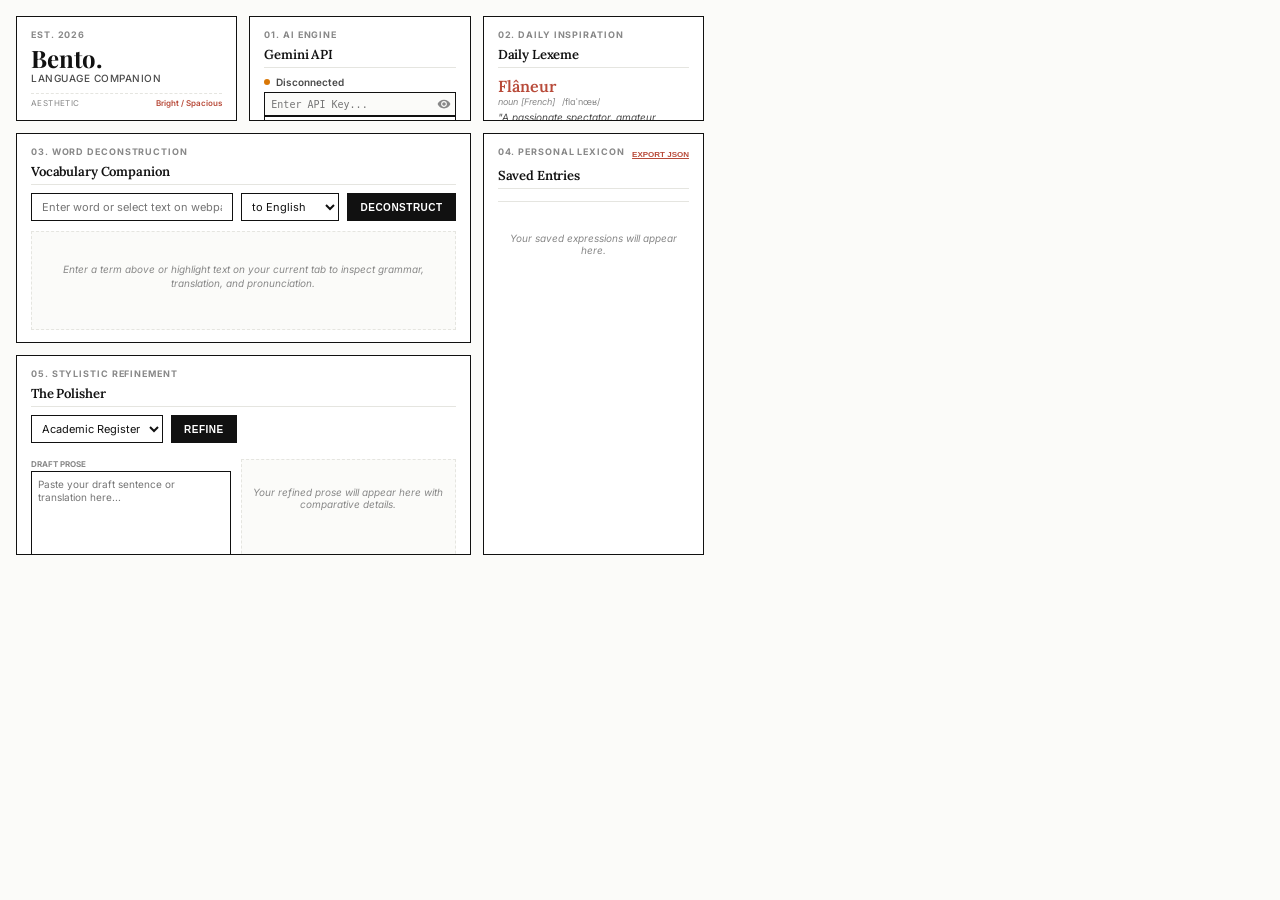
<file: popup.html>
<!DOCTYPE html>
<html lang="en">
<head>
  <meta charset="UTF-8">
  <meta name="viewport" content="width=device-width, initial-scale=1.0">
  <title>Bento Language Companion</title>
  <!-- Google Fonts: Inter for UI/Controls, Playfair Display & Lora for Headings and Literary elements -->
  <link rel="preconnect" href="https://fonts.googleapis.com">
  <link rel="preconnect" href="https://fonts.gstatic.com" crossorigin>
  <link href="https://fonts.googleapis.com/css2?family=Inter:wght@300;400;500;600;700&family=Lora:ital,wght@0,400;0,500;0,600;1,400&family=Playfair+Display:ital,wght@0,600;0,700;1,500&display=swap" rel="stylesheet">
  <link rel="stylesheet" href="popup.css">
</head>
<body>
  <div class="app-container">
    <div class="bento-grid">
      
      <!-- Card 1: Branding -->
      <header class="bento-card card-branding">
        <div class="card-meta">EST. 2026</div>
        <h1 class="logo-text">Bento.</h1>
        <p class="logo-sub">Language Companion</p>
        <div class="theme-placeholder">
          <span class="theme-label">Aesthetic</span>
          <span class="theme-status">Bright / Spacious</span>
        </div>
      </header>

      <!-- Card 2: API Connection -->
      <section class="bento-card card-api">
        <div class="card-meta">01. AI Engine</div>
        <h2 class="section-title">Gemini API</h2>
        <div class="api-status-group">
          <span class="status-dot" id="api-status-dot"></span>
          <span class="status-text" id="api-status-text">Disconnected</span>
        </div>
        <div class="api-input-wrapper">
          <input type="password" id="api-key-input" placeholder="Enter API Key..." autocomplete="off">
          <button class="icon-btn" id="toggle-key-visibility" title="Toggle visibility">
            <svg class="icon" viewBox="0 0 24 24"><path d="M12 4.5C7 4.5 2.73 7.61 1 12c1.73 4.39 6 7.5 11 7.5s9.27-3.11 11-7.5c-1.73-4.39-6-7.5-11-7.5zM12 17c-2.76 0-5-2.24-5-5s2.24-5 5-5 5 2.24 5 5-2.24 5-5 5zm0-8c-1.66 0-3 1.34-3 3s1.34 3 3 3 3-1.34 3-3-1.34-3-3-3z"/></svg>
          </button>
        </div>
        <button class="btn btn-save-key" id="save-key-btn">Link Key</button>
      </section>

      <!-- Card 3: Daily Lexeme -->
      <section class="bento-card card-lexeme">
        <div class="card-meta">02. Daily Inspiration</div>
        <h2 class="section-title">Daily Lexeme</h2>
        <div class="lexeme-content">
          <div class="lexeme-word" id="daily-word">Flâneur</div>
          <div class="lexeme-details">
            <span class="lexeme-pos" id="daily-pos">noun [French]</span>
            <span class="lexeme-ipa" id="daily-ipa">/flɑˈnœʁ/</span>
          </div>
          <blockquote class="lexeme-definition" id="daily-def">
            "A passionate spectator, amateur detective, and investigator of the city."
          </blockquote>
        </div>
      </section>

      <!-- Card 4: Vocabulary Companion -->
      <section class="bento-card card-vocab">
        <div class="card-meta">03. Word Deconstruction</div>
        <h2 class="section-title">Vocabulary Companion</h2>
        
        <div class="form-row">
          <div class="input-group">
            <input type="text" id="vocab-input" placeholder="Enter word or select text on webpage..." autocomplete="off">
          </div>
          <div class="select-group">
            <select id="vocab-lang">
              <option value="English">to English</option>
              <option value="French">to French</option>
              <option value="German">to German</option>
              <option value="Spanish">to Spanish</option>
              <option value="Japanese">to Japanese</option>
              <option value="Chinese">to Chinese</option>
            </select>
          </div>
          <button class="btn btn-primary" id="vocab-btn">Deconstruct</button>
        </div>

        <!-- Output display area -->
        <div class="output-container" id="vocab-output-container">
          <div class="output-placeholder" id="vocab-placeholder">
            Enter a term above or highlight text on your current tab to inspect grammar, translation, and pronunciation.
          </div>
          <div class="output-result hidden" id="vocab-result">
            <div class="result-header">
              <span class="result-word" id="res-word">Word</span>
              <span class="result-ipa" id="res-ipa">/ipa/</span>
              <span class="result-pos" id="res-pos">noun</span>
              <button class="icon-btn btn-save-lexicon" id="save-to-lexicon" title="Save to Lexicon">
                <svg class="icon" viewBox="0 0 24 24"><path d="M17 3H7c-1.1 0-1.99.9-1.99 2L5 21l7-3 7 3V5c0-1.1-.9-2-2-2zm0 15l-5-2.18L7 18V5h10v13z"/></svg>
              </button>
            </div>
            <div class="result-body">
              <div class="result-section">
                <h3 class="result-section-title">Translation & Meaning</h3>
                <p id="res-meaning"></p>
              </div>
              <div class="result-section">
                <h3 class="result-section-title">Etymology & Nuance</h3>
                <p id="res-etymology"></p>
              </div>
              <div class="result-section">
                <h3 class="result-section-title">Exemplar Context</h3>
                <p class="result-quote" id="res-example"></p>
              </div>
            </div>
          </div>
          <div class="loader-spinner hidden" id="vocab-loader">
            <div class="spinner"></div>
            <span>Analyzing linguistic structures...</span>
          </div>
        </div>
      </section>

      <!-- Card 5: Saved Lexicon -->
      <section class="bento-card card-lexicon">
        <div class="card-meta-row">
          <span class="card-meta">04. Personal Lexicon</span>
          <button class="text-link-btn" id="export-lexicon-btn">Export JSON</button>
        </div>
        <h2 class="section-title">Saved Entries</h2>
        
        <div class="lexicon-list-wrapper">
          <ul class="lexicon-list" id="lexicon-list">
            <!-- Dynamically populated -->
            <li class="lexicon-empty-state" id="lexicon-empty">Your saved expressions will appear here.</li>
          </ul>
        </div>
      </section>

      <!-- Card 6: Style Polisher -->
      <section class="bento-card card-polish">
        <div class="card-meta">05. Stylistic Refinement</div>
        <h2 class="section-title">The Polisher</h2>

        <div class="polish-form">
          <div class="form-row">
            <div class="select-group">
              <select id="polish-register">
                <option value="Academic">Academic Register</option>
                <option value="Literary">Literary Prose</option>
                <option value="Clear">Minimalist / Clear</option>
              </select>
            </div>
            <button class="btn btn-primary" id="polish-btn">Refine</button>
          </div>
          
          <div class="polish-text-areas">
            <div class="text-area-box">
              <label for="polish-input">Draft Prose</label>
              <textarea id="polish-input" placeholder="Paste your draft sentence or translation here..."></textarea>
            </div>
            <div class="text-area-box output-box" id="polish-output-container">
              <div class="output-placeholder" id="polish-placeholder">
                Your refined prose will appear here with comparative details.
              </div>
              <div class="polish-result hidden" id="polish-result-box">
                <label>Polished Version</label>
                <div class="polished-text" id="polished-text-out"></div>
                <div class="polish-explanation" id="polished-explanation-out"></div>
                <button class="btn btn-secondary btn-copy" id="copy-polished-btn">
                  Copy Output
                </button>
              </div>
              <div class="loader-spinner hidden" id="polish-loader">
                <div class="spinner"></div>
                <span>Polishing prose style...</span>
              </div>
            </div>
          </div>
        </div>
      </section>

    </div>
  </div>
</body>
</html>
</file>
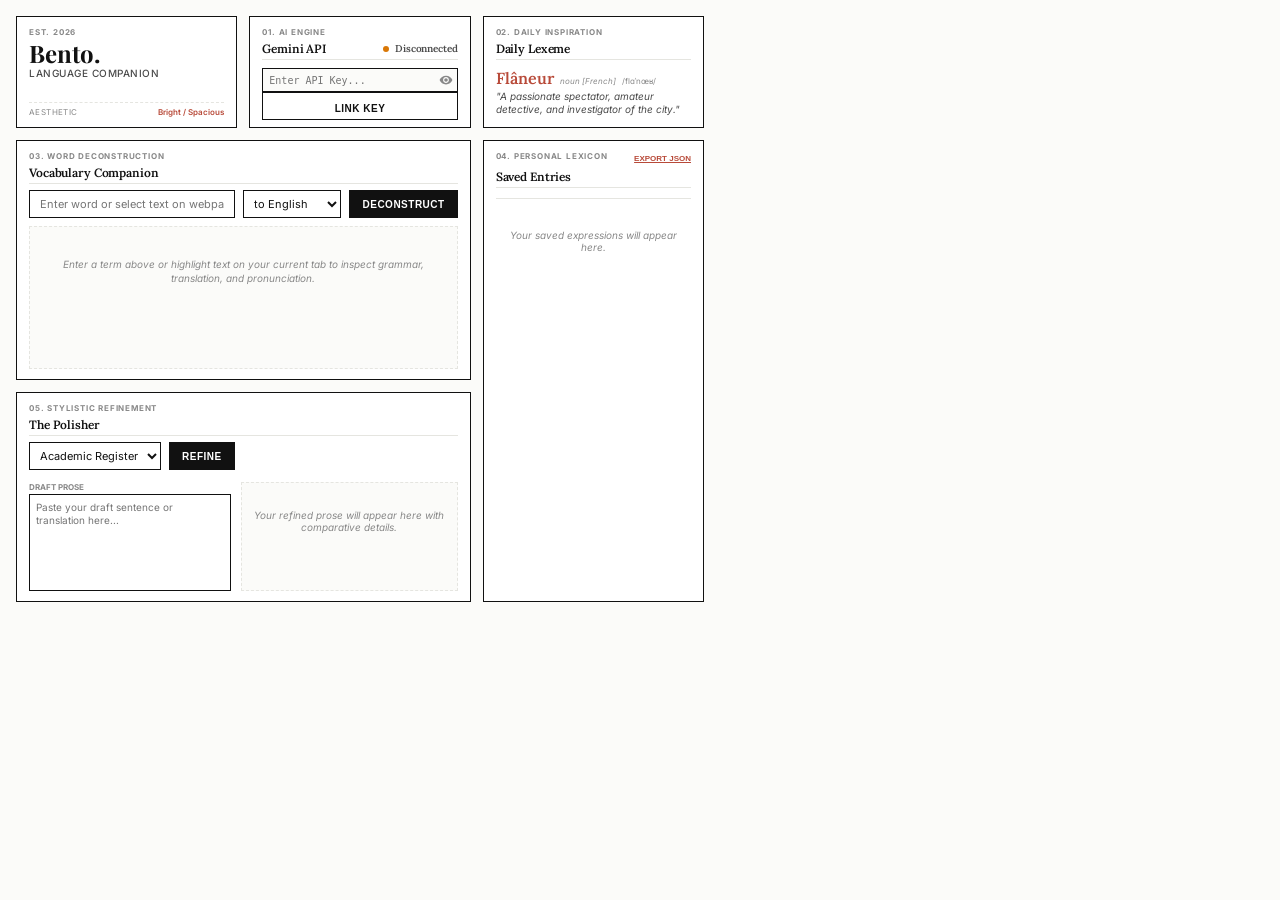
<file: bento-language-companion/popup.html>
<!DOCTYPE html>
<html lang="en">
<head>
  <meta charset="UTF-8">
  <meta name="viewport" content="width=device-width, initial-scale=1.0">
  <title>Bento Language Companion</title>
  <!-- Google Fonts: Inter for UI/Controls, Playfair Display & Lora for Headings and Literary elements -->
  <link rel="preconnect" href="https://fonts.googleapis.com">
  <link rel="preconnect" href="https://fonts.gstatic.com" crossorigin>
  <link href="https://fonts.googleapis.com/css2?family=Inter:wght@300;400;500;600;700&family=Lora:ital,wght@0,400;0,500;0,600;1,400&family=Playfair+Display:ital,wght@0,600;0,700;1,500&display=swap" rel="stylesheet">
  <link rel="stylesheet" href="popup.css">
</head>
<body>
  <div class="app-container">
    <div class="bento-grid">
      
      <!-- Card 1: Branding -->
      <header class="bento-card card-branding">
        <div class="card-meta">EST. 2026</div>
        <h1 class="logo-text">Bento.</h1>
        <p class="logo-sub">Language Companion</p>
        <div class="theme-placeholder">
          <span class="theme-label">Aesthetic</span>
          <span class="theme-status">Bright / Spacious</span>
        </div>
      </header>

      <!-- Card 2: API Connection -->
      <section class="bento-card card-api">
        <div class="card-meta">01. AI Engine</div>
        <h2 class="section-title flex-title">
          <span>Gemini API</span>
          <div class="api-status-group">
            <span class="status-dot" id="api-status-dot"></span>
            <span class="status-text" id="api-status-text">Disconnected</span>
          </div>
        </h2>
        <div class="api-input-wrapper">
          <input type="password" id="api-key-input" placeholder="Enter API Key..." autocomplete="off">
          <button class="icon-btn" id="toggle-key-visibility" title="Toggle visibility">
            <svg class="icon" viewBox="0 0 24 24"><path d="M12 4.5C7 4.5 2.73 7.61 1 12c1.73 4.39 6 7.5 11 7.5s9.27-3.11 11-7.5c-1.73-4.39-6-7.5-11-7.5zM12 17c-2.76 0-5-2.24-5-5s2.24-5 5-5 5 2.24 5 5-2.24 5-5 5zm0-8c-1.66 0-3 1.34-3 3s1.34 3 3 3 3-1.34 3-3-1.34-3-3-3z"/></svg>
          </button>
        </div>
        <button class="btn btn-save-key" id="save-key-btn">Link Key</button>
      </section>

      <!-- Card 3: Daily Lexeme -->
      <section class="bento-card card-lexeme">
        <div class="card-meta">02. Daily Inspiration</div>
        <h2 class="section-title">Daily Lexeme</h2>
        <div class="lexeme-content">
          <div class="lexeme-header">
            <span class="lexeme-word" id="daily-word">Flâneur</span>
            <span class="lexeme-pos" id="daily-pos">noun [French]</span>
            <span class="lexeme-ipa" id="daily-ipa">/flɑˈnœʁ/</span>
          </div>
          <blockquote class="lexeme-definition" id="daily-def">
            "A passionate spectator, amateur detective, and investigator of the city."
          </blockquote>
        </div>
      </section>

      <!-- Card 4: Vocabulary Companion -->
      <section class="bento-card card-vocab">
        <div class="card-meta">03. Word Deconstruction</div>
        <h2 class="section-title">Vocabulary Companion</h2>
        
        <div class="form-row">
          <div class="input-group">
            <input type="text" id="vocab-input" placeholder="Enter word or select text on webpage..." autocomplete="off">
          </div>
          <div class="select-group">
            <select id="vocab-lang">
              <option value="English">to English</option>
              <option value="French">to French</option>
              <option value="German">to German</option>
              <option value="Spanish">to Spanish</option>
              <option value="Japanese">to Japanese</option>
              <option value="Chinese">to Chinese</option>
            </select>
          </div>
          <button class="btn btn-primary" id="vocab-btn">Deconstruct</button>
        </div>

        <!-- Output display area -->
        <div class="output-container" id="vocab-output-container">
          <div class="output-placeholder" id="vocab-placeholder">
            Enter a term above or highlight text on your current tab to inspect grammar, translation, and pronunciation.
          </div>
          <div class="output-result hidden" id="vocab-result">
            <div class="result-header">
              <span class="result-word" id="res-word">Word</span>
              <span class="result-ipa" id="res-ipa">/ipa/</span>
              <span class="result-pos" id="res-pos">noun</span>
              <button class="icon-btn btn-save-lexicon" id="save-to-lexicon" title="Save to Lexicon">
                <svg class="icon" viewBox="0 0 24 24"><path d="M17 3H7c-1.1 0-1.99.9-1.99 2L5 21l7-3 7 3V5c0-1.1-.9-2-2-2zm0 15l-5-2.18L7 18V5h10v13z"/></svg>
              </button>
            </div>
            <div class="result-body">
              <div class="result-section">
                <h3 class="result-section-title">Translation & Meaning</h3>
                <p id="res-meaning"></p>
              </div>
              <div class="result-section">
                <h3 class="result-section-title">Etymology & Nuance</h3>
                <p id="res-etymology"></p>
              </div>
              <div class="result-section">
                <h3 class="result-section-title">Exemplar Context</h3>
                <p class="result-quote" id="res-example"></p>
              </div>
            </div>
          </div>
          <div class="loader-spinner hidden" id="vocab-loader">
            <div class="spinner"></div>
            <span>Analyzing linguistic structures...</span>
          </div>
        </div>
      </section>

      <!-- Card 5: Saved Lexicon -->
      <section class="bento-card card-lexicon">
        <div class="card-meta-row">
          <span class="card-meta">04. Personal Lexicon</span>
          <button class="text-link-btn" id="export-lexicon-btn">Export JSON</button>
        </div>
        <h2 class="section-title">Saved Entries</h2>
        
        <div class="lexicon-list-wrapper">
          <ul class="lexicon-list" id="lexicon-list">
            <!-- Dynamically populated -->
            <li class="lexicon-empty-state" id="lexicon-empty">Your saved expressions will appear here.</li>
          </ul>
        </div>
      </section>

      <!-- Card 6: Style Polisher -->
      <section class="bento-card card-polish">
        <div class="card-meta">05. Stylistic Refinement</div>
        <h2 class="section-title">The Polisher</h2>

        <div class="polish-form">
          <div class="form-row">
            <div class="select-group">
              <select id="polish-register">
                <option value="Academic">Academic Register</option>
                <option value="Literary">Literary Prose</option>
                <option value="Clear">Minimalist / Clear</option>
              </select>
            </div>
            <button class="btn btn-primary" id="polish-btn">Refine</button>
          </div>
          
          <div class="polish-text-areas">
            <div class="text-area-box">
              <label for="polish-input">Draft Prose</label>
              <textarea id="polish-input" placeholder="Paste your draft sentence or translation here..."></textarea>
            </div>
            <div class="text-area-box output-box" id="polish-output-container">
              <div class="output-placeholder" id="polish-placeholder">
                Your refined prose will appear here with comparative details.
              </div>
              <div class="polish-result hidden" id="polish-result-box">
                <label>Polished Version</label>
                <div class="polished-text" id="polished-text-out"></div>
                <div class="polish-explanation" id="polished-explanation-out"></div>
                <button class="btn btn-secondary btn-copy" id="copy-polished-btn">
                  Copy Output
                </button>
              </div>
              <div class="loader-spinner hidden" id="polish-loader">
                <div class="spinner"></div>
                <span>Polishing prose style...</span>
              </div>
            </div>
          </div>
        </div>
      </section>

    </div>
  </div>
</body>
</html>
</file>
<file: popup.css>
/* CSS Design System - Bento Language Companion (Swiss Minimalism) */

:root {
  /* Bright & Spacious Theme Variables */
  --bg-app: #fbfbf9;
  --bg-card: #ffffff;
  --text-primary: #111111;
  --text-secondary: #4a4a4a;
  --text-muted: #888888;
  --border-color: #111111;
  --border-secondary: #e5e5e0;
  --accent-color: #b84a39; /* Muted Swiss Terracotta */
  --accent-light: #fdf5f4;
  --focus-shadow: 3px 3px 0px #111111;
  --card-shadow: 1px 1px 0px rgba(0, 0, 0, 0.05);
  
  /* Fonts */
  --font-sans: 'Inter', system-ui, -apple-system, sans-serif;
  --font-serif: 'Lora', 'Georgia', serif;
  --font-logo: 'Playfair Display', serif;
}

/* Base resets & layout */
* {
  box-sizing: border-box;
  margin: 0;
  padding: 0;
}

body {
  font-family: var(--font-sans);
  background-color: var(--bg-app);
  color: var(--text-primary);
  width: 720px;
  height: 580px;
  overflow: hidden;
  display: flex;
  flex-direction: column;
}

.app-container {
  padding: 16px;
  width: 100%;
  height: 100%;
  display: flex;
  flex-direction: column;
  justify-content: space-between;
}

/* Bento Grid Configuration */
.bento-grid {
  display: grid;
  grid-template-columns: repeat(3, 1fr);
  grid-template-rows: 105px 210px 200px;
  gap: 12px;
  width: 100%;
  height: 100%;
}

/* Bento Card Base */
.bento-card {
  background-color: var(--bg-card);
  border: 1px solid var(--border-color);
  padding: 12px 14px;
  display: flex;
  flex-direction: column;
  position: relative;
  transition: all 0.2s cubic-bezier(0.16, 1, 0.3, 1);
  overflow: hidden;
}

.bento-card:hover {
  transform: translateY(-1px);
  box-shadow: 2px 2px 0px var(--border-color);
}

/* Card Meta (Swiss labels, upper-case, small) */
.card-meta, .card-meta-row {
  font-size: 9px;
  font-weight: 700;
  letter-spacing: 0.1em;
  text-transform: uppercase;
  color: var(--text-muted);
  margin-bottom: 6px;
}

.card-meta-row {
  display: flex;
  justify-content: space-between;
  align-items: center;
  margin-bottom: 4px;
}

.section-title {
  font-family: var(--font-serif);
  font-size: 13px;
  font-weight: 600;
  letter-spacing: -0.01em;
  color: var(--text-primary);
  margin-bottom: 8px;
  border-bottom: 1px solid var(--border-secondary);
  padding-bottom: 4px;
}

/* Card 1: Branding Details */
.card-branding {
  grid-column: 1;
  grid-row: 1;
  background-color: #ffffff;
  display: flex;
  flex-direction: column;
  justify-content: space-between;
}

.logo-text {
  font-family: var(--font-logo);
  font-size: 24px;
  font-weight: 700;
  line-height: 1;
  color: var(--text-primary);
}

.logo-sub {
  font-size: 10px;
  font-weight: 500;
  text-transform: uppercase;
  letter-spacing: 0.05em;
  color: var(--text-secondary);
  margin-top: 2px;
}

.theme-placeholder {
  display: flex;
  justify-content: space-between;
  align-items: center;
  font-size: 8px;
  margin-top: auto;
  border-top: 1px dashed var(--border-secondary);
  padding-top: 4px;
}

.theme-label {
  color: var(--text-muted);
  text-transform: uppercase;
  letter-spacing: 0.05em;
}

.theme-status {
  font-weight: 600;
  color: var(--accent-color);
}

/* Card 2: API Connection */
.card-api {
  grid-column: 2;
  grid-row: 1;
  justify-content: space-between;
}

.api-status-group {
  display: flex;
  align-items: center;
  gap: 6px;
  font-size: 10px;
  font-weight: 600;
}

.status-dot {
  width: 6px;
  height: 6px;
  border-radius: 50%;
  background-color: #d97706; /* Amber default */
  display: inline-block;
  transition: background-color 0.3s;
}

.status-dot.connected {
  background-color: #16a34a; /* Green */
}

.status-text {
  color: var(--text-secondary);
}

.api-input-wrapper {
  display: flex;
  border: 1px solid var(--border-color);
  background-color: var(--bg-app);
  height: 24px;
  align-items: center;
  margin-top: 4px;
}

.api-input-wrapper input {
  border: none;
  background: transparent;
  padding: 0 6px;
  font-size: 10px;
  width: 100%;
  color: var(--text-primary);
  font-family: monospace;
}

.api-input-wrapper input:focus {
  outline: none;
}

.btn-save-key {
  height: 22px;
  font-size: 9px;
  line-height: 20px;
  padding: 0;
  background-color: var(--text-primary);
  color: #ffffff;
  border: 1px solid var(--border-color);
  font-weight: 600;
  text-transform: uppercase;
  letter-spacing: 0.05em;
  cursor: pointer;
  width: 100%;
  transition: all 0.1s;
}

.btn-save-key:hover {
  background-color: #ffffff;
  color: var(--text-primary);
}

/* Card 3: Daily Lexeme */
.card-lexeme {
  grid-column: 3;
  grid-row: 1;
  background-color: var(--bg-card);
}

.lexeme-content {
  display: flex;
  flex-direction: column;
  height: 100%;
  justify-content: center;
}

.lexeme-word {
  font-family: var(--font-serif);
  font-size: 16px;
  font-weight: 600;
  color: var(--accent-color);
}

.lexeme-details {
  font-size: 9px;
  color: var(--text-muted);
  margin-bottom: 4px;
}

.lexeme-pos {
  font-style: italic;
}

.lexeme-ipa {
  margin-left: 4px;
  font-family: var(--font-sans);
}

.lexeme-definition {
  font-size: 10px;
  line-height: 1.3;
  color: var(--text-secondary);
  font-style: italic;
  display: -webkit-box;
  -webkit-line-clamp: 2;
  -webkit-box-orient: vertical;
  overflow: hidden;
}

/* Card 4: Vocabulary Companion */
.card-vocab {
  grid-column: 1 / span 2;
  grid-row: 2;
}

.form-row {
  display: flex;
  gap: 8px;
  margin-bottom: 10px;
  align-items: center;
}

.input-group {
  flex: 1;
}

.input-group input, .select-group select, textarea, select {
  width: 100%;
  border: 1px solid var(--border-color);
  padding: 6px 10px;
  font-size: 11px;
  font-family: var(--font-sans);
  background-color: #ffffff;
  color: var(--text-primary);
  outline: none;
  transition: border-color 0.15s ease;
}

.input-group input:focus, .select-group select:focus, textarea:focus, select:focus {
  border-color: var(--accent-color);
  box-shadow: 1px 1px 0px var(--border-color);
}

.select-group select {
  height: 28px;
  padding: 4px 6px;
  cursor: pointer;
}

.btn {
  border: 1px solid var(--border-color);
  padding: 6px 12px;
  font-size: 10px;
  font-weight: 600;
  text-transform: uppercase;
  letter-spacing: 0.05em;
  background-color: var(--bg-card);
  color: var(--text-primary);
  cursor: pointer;
  transition: all 0.1s ease;
  height: 28px;
  white-space: nowrap;
}

.btn-primary {
  background-color: var(--text-primary);
  color: #ffffff;
}

.btn-primary:hover {
  background-color: #ffffff;
  color: var(--text-primary);
  box-shadow: var(--focus-shadow);
}

.btn-secondary:hover {
  background-color: var(--bg-app);
  box-shadow: var(--focus-shadow);
}

/* Output Containers */
.output-container {
  border: 1px dashed var(--border-secondary);
  background-color: var(--bg-app);
  flex-grow: 1;
  padding: 10px;
  position: relative;
  overflow-y: auto;
  font-size: 11px;
  line-height: 1.4;
  height: 120px;
}

.output-placeholder {
  color: var(--text-muted);
  font-style: italic;
  font-size: 10px;
  text-align: center;
  margin-top: 20px;
}

.output-result {
  display: flex;
  flex-direction: column;
  gap: 8px;
}

.result-header {
  display: flex;
  align-items: baseline;
  gap: 8px;
  border-bottom: 1px solid var(--border-secondary);
  padding-bottom: 4px;
}

.result-word {
  font-family: var(--font-serif);
  font-size: 16px;
  font-weight: 700;
  color: var(--text-primary);
}

.result-ipa {
  font-size: 10px;
  color: var(--text-muted);
}

.result-pos {
  font-size: 9px;
  text-transform: uppercase;
  font-weight: 600;
  background-color: var(--border-secondary);
  padding: 1px 4px;
}

.btn-save-lexicon {
  margin-left: auto;
  align-self: center;
}

.result-body {
  display: flex;
  flex-direction: column;
  gap: 8px;
}

.result-section {
  display: flex;
  flex-direction: column;
}

.result-section-title {
  font-size: 9px;
  text-transform: uppercase;
  font-weight: 700;
  color: var(--text-muted);
  letter-spacing: 0.05em;
  margin-bottom: 2px;
}

.result-quote {
  font-family: var(--font-serif);
  font-style: italic;
  color: var(--text-secondary);
  border-left: 2px solid var(--accent-color);
  padding-left: 6px;
}

/* Card 5: Saved Lexicon History */
.card-lexicon {
  grid-column: 3;
  grid-row: 2 / span 2;
  height: 100%;
}

.lexicon-list-wrapper {
  overflow-y: auto;
  flex-grow: 1;
  margin-top: 4px;
  border-top: 1px solid var(--border-secondary);
}

.lexicon-list {
  list-style: none;
  display: flex;
  flex-direction: column;
}

.lexicon-empty-state {
  color: var(--text-muted);
  font-style: italic;
  font-size: 10px;
  text-align: center;
  padding: 30px 10px;
}

.lexicon-item {
  display: flex;
  justify-content: space-between;
  align-items: center;
  padding: 8px 4px;
  border-bottom: 1px solid var(--border-secondary);
  transition: background-color 0.15s ease;
  cursor: pointer;
}

.lexicon-item:hover {
  background-color: var(--bg-app);
}

.lexicon-item-content {
  display: flex;
  flex-direction: column;
  gap: 2px;
}

.lexicon-item-word {
  font-family: var(--font-serif);
  font-weight: 600;
  font-size: 12px;
  color: var(--text-primary);
}

.lexicon-item-meta {
  font-size: 8px;
  color: var(--text-muted);
  text-transform: uppercase;
}

.btn-delete-item {
  opacity: 0.3;
  transition: opacity 0.15s;
  background: transparent;
  border: none;
  cursor: pointer;
  padding: 4px;
  display: flex;
  align-items: center;
}

.lexicon-item:hover .btn-delete-item {
  opacity: 0.8;
}

.btn-delete-item:hover {
  opacity: 1 !important;
  color: var(--accent-color);
}

/* Card 6: Style Polisher */
.card-polish {
  grid-column: 1 / span 2;
  grid-row: 3;
}

.polish-form {
  display: flex;
  flex-direction: column;
  height: 100%;
}

.polish-text-areas {
  display: flex;
  gap: 10px;
  flex-grow: 1;
  height: 110px;
  margin-top: 6px;
}

.text-area-box {
  flex: 1;
  display: flex;
  flex-direction: column;
}

.text-area-box label {
  font-size: 8px;
  font-weight: 700;
  text-transform: uppercase;
  color: var(--text-muted);
  margin-bottom: 2px;
}

.text-area-box textarea {
  flex-grow: 1;
  resize: none;
  font-size: 10px;
  line-height: 1.3;
  border: 1px solid var(--border-color);
  padding: 6px;
  background-color: #ffffff;
}

.output-box {
  background-color: var(--bg-app);
  border: 1px dashed var(--border-secondary);
  padding: 6px;
  overflow-y: auto;
  position: relative;
}

.polish-result {
  display: flex;
  flex-direction: column;
  height: 100%;
  justify-content: space-between;
}

.polished-text {
  font-family: var(--font-serif);
  font-size: 11px;
  color: var(--text-primary);
  font-weight: 500;
  line-height: 1.3;
  margin-bottom: 4px;
  border-bottom: 1px dashed var(--border-secondary);
  padding-bottom: 4px;
}

.polished-explanation {
  font-size: 9px;
  color: var(--text-secondary);
  line-height: 1.3;
  margin-bottom: 6px;
}

.btn-copy {
  align-self: flex-end;
  height: 20px;
  font-size: 8px;
  padding: 0 6px;
  line-height: 18px;
  background-color: var(--text-primary);
  color: #ffffff;
}

/* Icons styling */
.icon {
  width: 14px;
  height: 14px;
  fill: currentColor;
}

.icon-btn {
  background: transparent;
  border: none;
  cursor: pointer;
  display: flex;
  align-items: center;
  justify-content: center;
  color: var(--text-muted);
  padding: 4px;
  transition: color 0.15s;
}

.icon-btn:hover {
  color: var(--text-primary);
}

.text-link-btn {
  background: transparent;
  border: none;
  font-size: 8px;
  font-weight: 700;
  text-transform: uppercase;
  color: var(--accent-color);
  cursor: pointer;
  text-decoration: underline;
}

/* Utility visibility states */
.hidden {
  display: none !important;
}

/* Spinner Loader */
.loader-spinner {
  display: flex;
  flex-direction: column;
  align-items: center;
  justify-content: center;
  height: 100%;
  gap: 8px;
  color: var(--text-secondary);
  font-size: 10px;
}

.spinner {
  width: 16px;
  height: 16px;
  border: 1.5px solid var(--border-secondary);
  border-top-color: var(--accent-color);
  border-radius: 50%;
  animation: spin 0.8s linear infinite;
}

@keyframes spin {
  to { transform: rotate(360deg); }
}

/* Scrollbars styling for premium feel */
::-webkit-scrollbar {
  width: 4px;
}

::-webkit-scrollbar-track {
  background: transparent;
}

::-webkit-scrollbar-thumb {
  background: var(--border-secondary);
  border-radius: 2px;
}

::-webkit-scrollbar-thumb:hover {
  background: var(--text-muted);
}
</file>
<file: bento-language-companion/popup.css>
/* CSS Design System - Bento Language Companion (Swiss Minimalism) */

:root {
  /* Bright & Spacious Theme Variables */
  --bg-app: #fbfbf9;
  --bg-card: #ffffff;
  --text-primary: #111111;
  --text-secondary: #4a4a4a;
  --text-muted: #888888;
  --border-color: #111111;
  --border-secondary: #e5e5e0;
  --accent-color: #b84a39; /* Muted Swiss Terracotta */
  --accent-light: #fdf5f4;
  --focus-shadow: 3px 3px 0px #111111;
  --card-shadow: 1px 1px 0px rgba(0, 0, 0, 0.05);
  
  /* Fonts */
  --font-sans: 'Inter', system-ui, -apple-system, sans-serif;
  --font-serif: 'Lora', 'Georgia', serif;
  --font-logo: 'Playfair Display', serif;
}

/* Base resets & layout */
* {
  box-sizing: border-box;
  margin: 0;
  padding: 0;
}

body {
  font-family: var(--font-sans);
  background-color: var(--bg-app);
  color: var(--text-primary);
  width: 720px;
  height: 620px;
  overflow: hidden;
  display: flex;
  flex-direction: column;
}

.app-container {
  padding: 16px;
  width: 100%;
  height: 100%;
  display: flex;
  flex-direction: column;
  justify-content: space-between;
}

/* Bento Grid Configuration */
.bento-grid {
  display: grid;
  grid-template-columns: repeat(3, 1fr);
  grid-template-rows: 112px 240px 210px;
  gap: 12px;
  width: 100%;
  height: 100%;
}

/* Bento Card Base */
.bento-card {
  background-color: var(--bg-card);
  border: 1px solid var(--border-color);
  padding: 10px 12px;
  display: flex;
  flex-direction: column;
  position: relative;
  transition: all 0.2s cubic-bezier(0.16, 1, 0.3, 1);
  overflow: hidden;
}

.bento-card:hover {
  transform: translateY(-1px);
  box-shadow: 2px 2px 0px var(--border-color);
}

/* Card Meta (Swiss labels, upper-case, small) */
.card-meta, .card-meta-row {
  font-size: 8px;
  font-weight: 700;
  letter-spacing: 0.1em;
  text-transform: uppercase;
  color: var(--text-muted);
  margin-bottom: 4px;
}

.card-meta-row {
  display: flex;
  justify-content: space-between;
  align-items: center;
  margin-bottom: 4px;
}

.section-title {
  font-family: var(--font-serif);
  font-size: 12px;
  font-weight: 600;
  letter-spacing: -0.01em;
  color: var(--text-primary);
  margin-bottom: 6px;
  border-bottom: 1px solid var(--border-secondary);
  padding-bottom: 3px;
}

.flex-title {
  display: flex;
  justify-content: space-between;
  align-items: center;
}

/* Card 1: Branding Details */
.card-branding {
  grid-column: 1;
  grid-row: 1;
  background-color: #ffffff;
  display: flex;
  flex-direction: column;
  justify-content: space-between;
}

.logo-text {
  font-family: var(--font-logo);
  font-size: 24px;
  font-weight: 700;
  line-height: 1;
  color: var(--text-primary);
}

.logo-sub {
  font-size: 10px;
  font-weight: 500;
  text-transform: uppercase;
  letter-spacing: 0.05em;
  color: var(--text-secondary);
  margin-top: 2px;
}

.theme-placeholder {
  display: flex;
  justify-content: space-between;
  align-items: center;
  font-size: 8px;
  margin-top: auto;
  border-top: 1px dashed var(--border-secondary);
  padding-top: 4px;
}

.theme-label {
  color: var(--text-muted);
  text-transform: uppercase;
  letter-spacing: 0.05em;
}

.theme-status {
  font-weight: 600;
  color: var(--accent-color);
}

/* Card 2: API Connection */
.card-api {
  grid-column: 2;
  grid-row: 1;
  justify-content: space-between;
}

.api-status-group {
  display: flex;
  align-items: center;
  gap: 6px;
  font-size: 10px;
  font-weight: 600;
}

.status-dot {
  width: 6px;
  height: 6px;
  border-radius: 50%;
  background-color: #d97706; /* Amber default */
  display: inline-block;
  transition: background-color 0.3s;
}

.status-dot.connected {
  background-color: #16a34a; /* Green */
}

.status-text {
  color: var(--text-secondary);
}

.api-input-wrapper {
  display: flex;
  border: 1px solid var(--border-color);
  background-color: var(--bg-app);
  height: 24px;
  align-items: center;
  margin-top: 2px;
}

.api-input-wrapper input {
  border: none;
  background: transparent;
  padding: 0 6px;
  font-size: 10px;
  width: 100%;
  color: var(--text-primary);
  font-family: monospace;
}

.api-input-wrapper input:focus {
  outline: none;
}

.btn-save-key {
  height: 22px;
  font-size: 9px;
  line-height: 20px;
  padding: 0;
  background-color: var(--text-primary);
  color: #ffffff;
  border: 1px solid var(--border-color);
  font-weight: 600;
  text-transform: uppercase;
  letter-spacing: 0.05em;
  cursor: pointer;
  width: 100%;
  transition: all 0.1s;
}

.btn-save-key:hover {
  background-color: #ffffff;
  color: var(--text-primary);
}

/* Card 3: Daily Lexeme */
.card-lexeme {
  grid-column: 3;
  grid-row: 1;
  background-color: var(--bg-card);
}

.lexeme-content {
  display: flex;
  flex-direction: column;
  height: 100%;
  justify-content: center;
}

.lexeme-word {
  font-family: var(--font-serif);
  font-size: 16px;
  font-weight: 600;
  color: var(--accent-color);
}

.lexeme-header {
  display: flex;
  align-items: baseline;
  gap: 6px;
  margin-bottom: 2px;
}

.lexeme-pos {
  font-size: 8px;
  color: var(--text-muted);
  font-style: italic;
}

.lexeme-ipa {
  font-size: 8px;
  color: var(--text-muted);
}

.lexeme-definition {
  font-size: 10px;
  line-height: 1.3;
  color: var(--text-secondary);
  font-style: italic;
  display: -webkit-box;
  -webkit-line-clamp: 2;
  -webkit-box-orient: vertical;
  overflow: hidden;
}

/* Card 4: Vocabulary Companion */
.card-vocab {
  grid-column: 1 / span 2;
  grid-row: 2;
}

.form-row {
  display: flex;
  gap: 8px;
  margin-bottom: 8px;
  align-items: center;
}

.input-group {
  flex: 1;
}

.input-group input, .select-group select, textarea, select {
  width: 100%;
  border: 1px solid var(--border-color);
  padding: 6px 10px;
  font-size: 11px;
  font-family: var(--font-sans);
  background-color: #ffffff;
  color: var(--text-primary);
  outline: none;
  transition: border-color 0.15s ease;
}

.input-group input:focus, .select-group select:focus, textarea:focus, select:focus {
  border-color: var(--accent-color);
  box-shadow: 1px 1px 0px var(--border-color);
}

.select-group select {
  height: 28px;
  padding: 4px 6px;
  cursor: pointer;
}

.btn {
  border: 1px solid var(--border-color);
  padding: 6px 12px;
  font-size: 10px;
  font-weight: 600;
  text-transform: uppercase;
  letter-spacing: 0.05em;
  background-color: var(--bg-card);
  color: var(--text-primary);
  cursor: pointer;
  transition: all 0.1s ease;
  height: 28px;
  white-space: nowrap;
}

.btn-primary {
  background-color: var(--text-primary);
  color: #ffffff;
}

.btn-primary:hover {
  background-color: #ffffff;
  color: var(--text-primary);
  box-shadow: var(--focus-shadow);
}

.btn-secondary:hover {
  background-color: var(--bg-app);
  box-shadow: var(--focus-shadow);
}

/* Output Containers */
.output-container {
  border: 1px dashed var(--border-secondary);
  background-color: var(--bg-app);
  flex-grow: 1;
  min-height: 0;
  padding: 10px;
  position: relative;
  overflow-y: auto;
  font-size: 11px;
  line-height: 1.4;
}

.output-placeholder {
  color: var(--text-muted);
  font-style: italic;
  font-size: 10px;
  text-align: center;
  margin-top: 20px;
}

.output-result {
  display: flex;
  flex-direction: column;
  gap: 8px;
}

.result-header {
  display: flex;
  align-items: baseline;
  gap: 8px;
  border-bottom: 1px solid var(--border-secondary);
  padding-bottom: 4px;
}

.result-word {
  font-family: var(--font-serif);
  font-size: 16px;
  font-weight: 700;
  color: var(--text-primary);
}

.result-ipa {
  font-size: 10px;
  color: var(--text-muted);
}

.result-pos {
  font-size: 9px;
  text-transform: uppercase;
  font-weight: 600;
  background-color: var(--border-secondary);
  padding: 1px 4px;
}

.btn-save-lexicon {
  margin-left: auto;
  align-self: center;
}

.result-body {
  display: flex;
  flex-direction: column;
  gap: 8px;
}

.result-section {
  display: flex;
  flex-direction: column;
}

.result-section-title {
  font-size: 9px;
  text-transform: uppercase;
  font-weight: 700;
  color: var(--text-muted);
  letter-spacing: 0.05em;
  margin-bottom: 2px;
}

.result-quote {
  font-family: var(--font-serif);
  font-style: italic;
  color: var(--text-secondary);
  border-left: 2px solid var(--accent-color);
  padding-left: 6px;
}

/* Card 5: Saved Lexicon History */
.card-lexicon {
  grid-column: 3;
  grid-row: 2 / span 2;
  height: 100%;
}

.lexicon-list-wrapper {
  overflow-y: auto;
  flex-grow: 1;
  margin-top: 4px;
  border-top: 1px solid var(--border-secondary);
}

.lexicon-list {
  list-style: none;
  display: flex;
  flex-direction: column;
}

.lexicon-empty-state {
  color: var(--text-muted);
  font-style: italic;
  font-size: 10px;
  text-align: center;
  padding: 30px 10px;
}

.lexicon-item {
  display: flex;
  justify-content: space-between;
  align-items: center;
  padding: 8px 4px;
  border-bottom: 1px solid var(--border-secondary);
  transition: background-color 0.15s ease;
  cursor: pointer;
}

.lexicon-item:hover {
  background-color: var(--bg-app);
}

.lexicon-item-content {
  display: flex;
  flex-direction: column;
  gap: 2px;
}

.lexicon-item-word {
  font-family: var(--font-serif);
  font-weight: 600;
  font-size: 12px;
  color: var(--text-primary);
}

.lexicon-item-meta {
  font-size: 8px;
  color: var(--text-muted);
  text-transform: uppercase;
}

.btn-delete-item {
  opacity: 0.3;
  transition: opacity 0.15s;
  background: transparent;
  border: none;
  cursor: pointer;
  padding: 4px;
  display: flex;
  align-items: center;
}

.lexicon-item:hover .btn-delete-item {
  opacity: 0.8;
}

.btn-delete-item:hover {
  opacity: 1 !important;
  color: var(--accent-color);
}

/* Card 6: Style Polisher */
.card-polish {
  grid-column: 1 / span 2;
  grid-row: 3;
}

.polish-form {
  display: flex;
  flex-direction: column;
  height: 100%;
}

.polish-text-areas {
  display: flex;
  gap: 10px;
  flex-grow: 1;
  min-height: 0;
  margin-top: 4px;
}

.text-area-box {
  flex: 1;
  display: flex;
  flex-direction: column;
}

.text-area-box label {
  font-size: 8px;
  font-weight: 700;
  text-transform: uppercase;
  color: var(--text-muted);
  margin-bottom: 2px;
}

.text-area-box textarea {
  flex-grow: 1;
  resize: none;
  font-size: 10px;
  line-height: 1.3;
  border: 1px solid var(--border-color);
  padding: 6px;
  background-color: #ffffff;
}

.output-box {
  background-color: var(--bg-app);
  border: 1px dashed var(--border-secondary);
  padding: 6px;
  overflow-y: auto;
  position: relative;
}

.polish-result {
  display: flex;
  flex-direction: column;
  height: 100%;
  justify-content: space-between;
}

.polished-text {
  font-family: var(--font-serif);
  font-size: 11px;
  color: var(--text-primary);
  font-weight: 500;
  line-height: 1.3;
  margin-bottom: 4px;
  border-bottom: 1px dashed var(--border-secondary);
  padding-bottom: 4px;
}

.polished-explanation {
  font-size: 9px;
  color: var(--text-secondary);
  line-height: 1.3;
  margin-bottom: 6px;
}

.btn-copy {
  align-self: flex-end;
  height: 20px;
  font-size: 8px;
  padding: 0 6px;
  line-height: 18px;
  background-color: var(--text-primary);
  color: #ffffff;
}

/* Icons styling */
.icon {
  width: 14px;
  height: 14px;
  fill: currentColor;
}

.icon-btn {
  background: transparent;
  border: none;
  cursor: pointer;
  display: flex;
  align-items: center;
  justify-content: center;
  color: var(--text-muted);
  padding: 4px;
  transition: color 0.15s;
}

.icon-btn:hover {
  color: var(--text-primary);
}

.text-link-btn {
  background: transparent;
  border: none;
  font-size: 8px;
  font-weight: 700;
  text-transform: uppercase;
  color: var(--accent-color);
  cursor: pointer;
  text-decoration: underline;
}

/* Utility visibility states */
.hidden {
  display: none !important;
}

/* Spinner Loader */
.loader-spinner {
  display: flex;
  flex-direction: column;
  align-items: center;
  justify-content: center;
  height: 100%;
  gap: 8px;
  color: var(--text-secondary);
  font-size: 10px;
}

.spinner {
  width: 16px;
  height: 16px;
  border: 1.5px solid var(--border-secondary);
  border-top-color: var(--accent-color);
  border-radius: 50%;
  animation: spin 0.8s linear infinite;
}

@keyframes spin {
  to { transform: rotate(360deg); }
}

/* Scrollbars styling for premium feel */
::-webkit-scrollbar {
  width: 4px;
}

::-webkit-scrollbar-track {
  background: transparent;
}

::-webkit-scrollbar-thumb {
  background: var(--border-secondary);
  border-radius: 2px;
}

::-webkit-scrollbar-thumb:hover {
  background: var(--text-muted);
}
</file>
